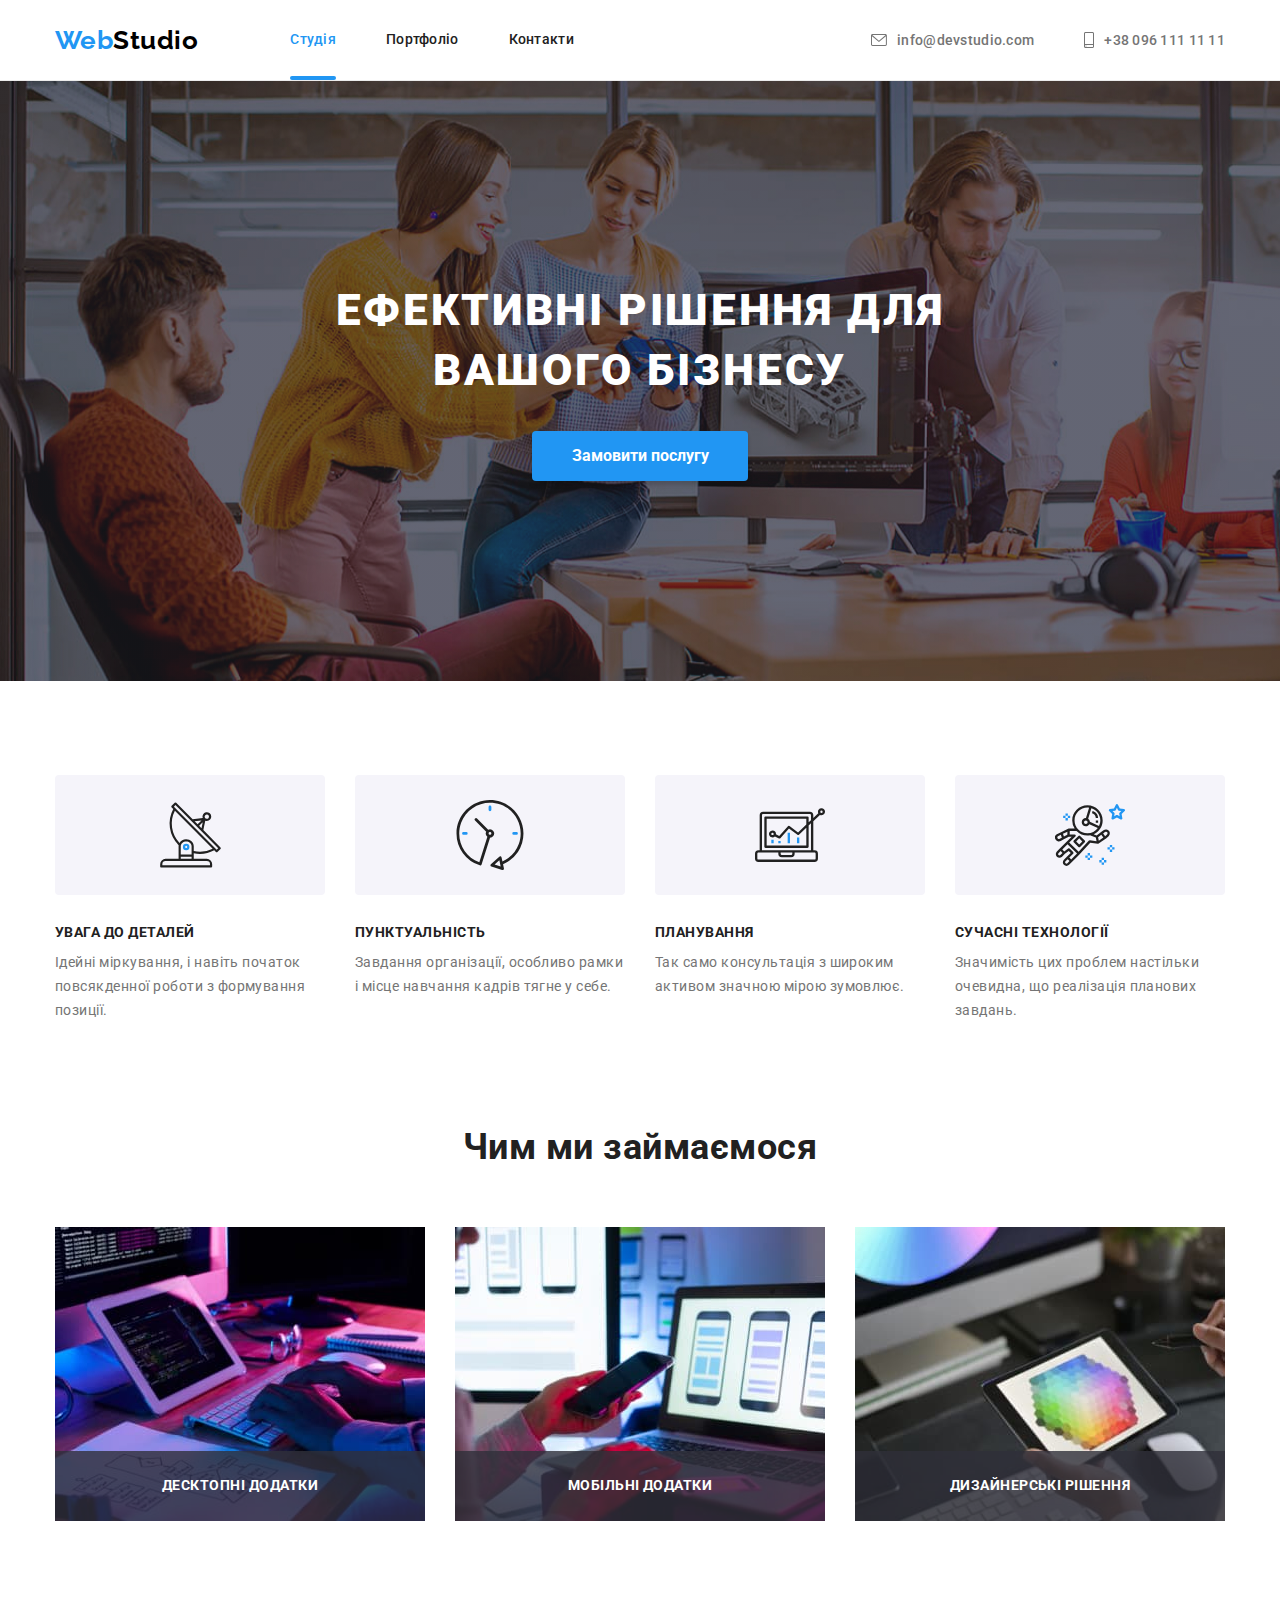
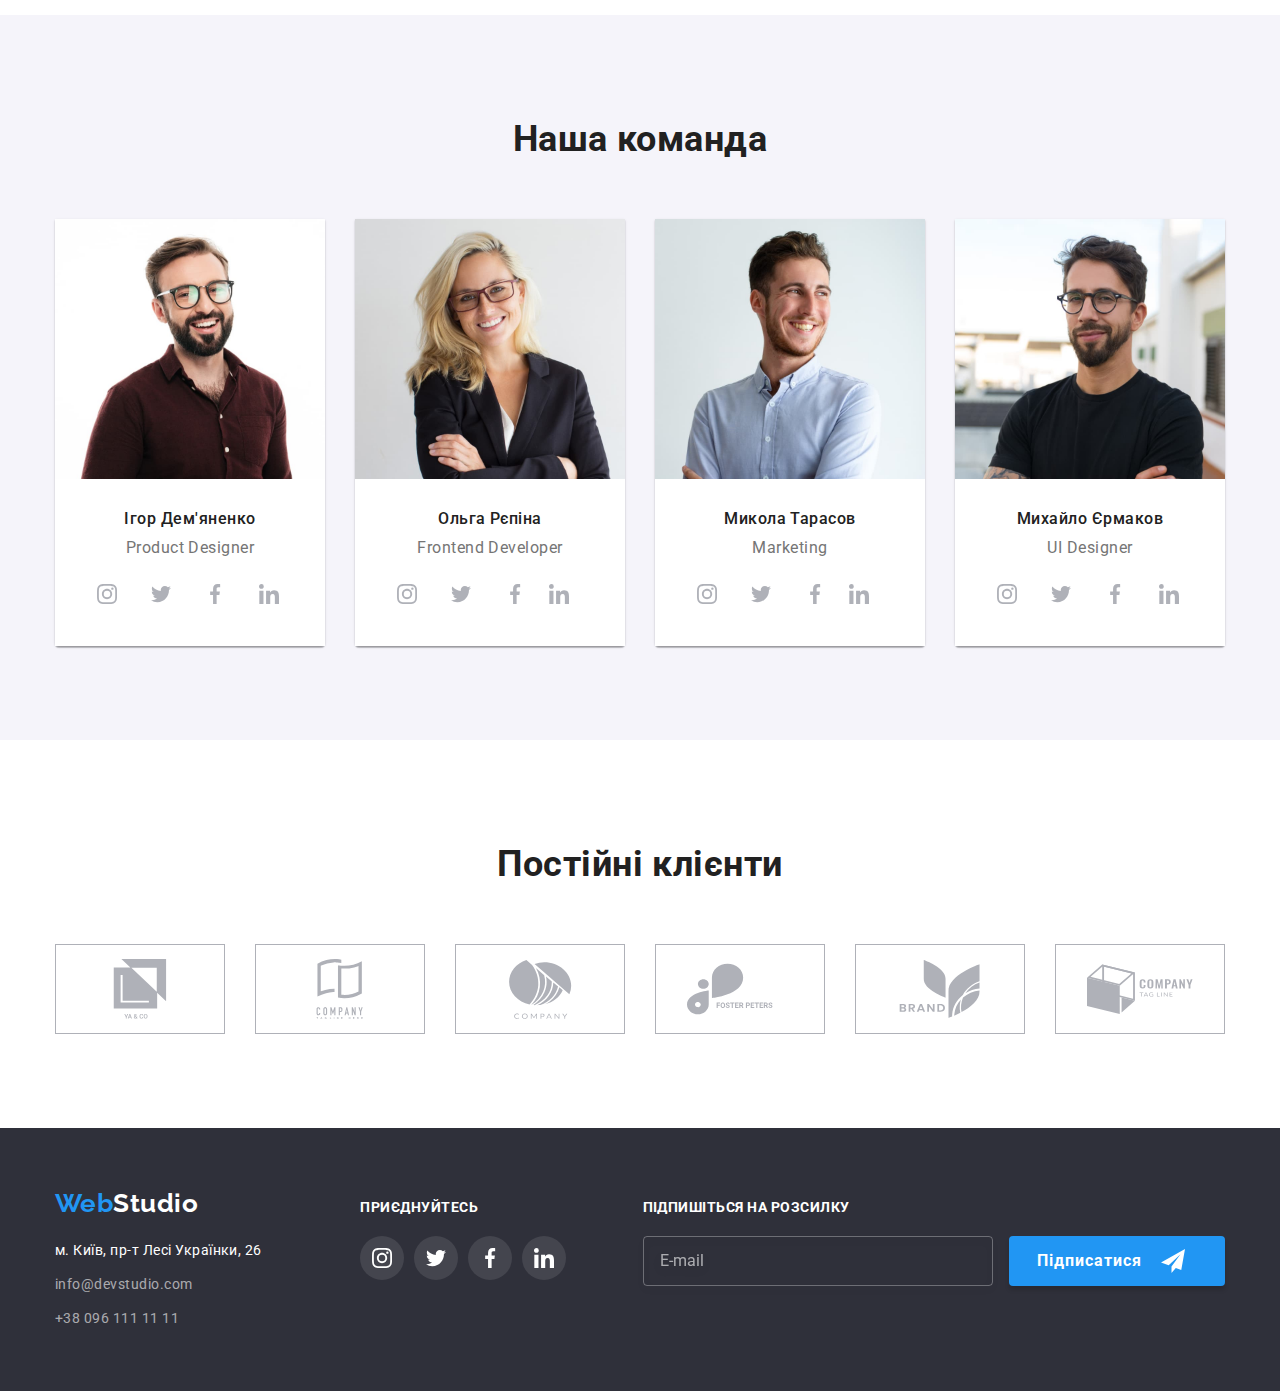
<file: index.html>
<!DOCTYPE html>
<html lang="uk">
  <head>
    <meta charset="UTF-8" />
    <meta http-equiv="X-UA-Compatible" content="IE=edge" />
    <meta name="viewport" content="width=device-width, initial-scale=1.0" />
    <link rel="preconnect" href="https://fonts.googleapis.com" />
    <link rel="preconnect" href="https://fonts.gstatic.com" crossorigin />
    <link
      href="https://fonts.googleapis.com/css2?family=Raleway:wght@700&family=Roboto:wght@400;500;700;900&display=swap"
      rel="stylesheet"
    />
    <link
      rel="stylesheet"
      href="https://cdnjs.cloudflare.com/ajax/libs/modern-normalize/1.1.0/modern-normalize.min.css"
    />
    <link
      rel="stylesheet"
      href="https://cdnjs.cloudflare.com/ajax/libs/modern-normalize/1.1.0/modern-normalize.min.css"
    />
    <link rel="stylesheet" href="./css/main.min.css" />
    <!-- <link rel="stylesheet" href="./css/styles.css" /> -->
    <title>WebStudio</title>
  </head>
  <body>
    <!-- header -->
    <header class="header">
      <div class="container header__container">
        <nav class="header__container">
          <a class="logo" href="" lang="en"
            ><span class="logo__accent">Web</span>Studio</a
          >
          <ul class="header__container">
            <li class="nav-list-item">
              <a class="nav-link current" href="">Студія</a>
            </li>
            <li class="nav-list-item">
              <a class="nav-link" href="./portfolio.html">Портфоліо</a>
            </li>
            <li class="nav-list-item">
              <a class="nav-link" href="">Контакти</a>
            </li>
          </ul>
        </nav>
        <ul class="header__container header-left">
          <li class="header-list-item">
            <a class="header-contacts" href="mailto:info@devstudio.com">
              <svg class="contacts-item" width="16" height="12">
                <use href="./imges/sprite.svg#icon-envelope"></use>
              </svg>
              info@devstudio.com
            </a>
          </li>
          <li class="header-list-item">
            <a class="header-contacts" href="tel:+380961111111">
              <svg class="contacts-item" width="10" height="16">
                <use href="./imges/sprite.svg#icon-smartphone"></use>
              </svg>
              +38 096 111 11 11</a
            >
          </li>
        </ul>
      </div>
    </header>

    <!-- main -->
    <main>
      <!-- hero -->
      <section class="hero">
        <div class="container hero__container">
          <h1 class="main-title">Ефективні рішення для вашого бізнесу</h1>
          <button class="main-btn" type="button" data-modal-open>
            Замовити послугу
          </button>
        </div>
      </section>

      <!-- peculiarities -->
      <section class="peculiarities section">
        <div class="container">
          <h2 class="visually-hidden">Особливості</h2>
          <ul class="peculiarities-list">
            <li class="peculiarities-list__item">
              <div class="peculiarities-cart">
                <svg class="" width="65" height="70">
                  <use href="./imges/sprite.svg#icon-antenna"></use>
                </svg>
              </div>

              <h3 class="title">УВАГА ДО ДЕТАЛЕЙ</h3>
              <p class="description">
                Ідейні міркування, і навіть початок повсякденної роботи з
                формування позиції.
              </p>
            </li>
            <li class="peculiarities-list__item">
              <div class="peculiarities-cart">
                <svg class="" width="70" height="70">
                  <use href="./imges/sprite.svg#icon-clock"></use>
                </svg>
              </div>

              <h3 class="title">ПУНКТУАЛЬНІСТЬ</h3>
              <p class="description">
                Завдання організації, особливо рамки і місце навчання кадрів
                тягне у себе.
              </p>
            </li>
            <li class="peculiarities-list__item">
              <div class="peculiarities-cart">
                <svg class="" width="70" height="70">
                  <use href="./imges/sprite.svg#icon-diagram"></use>
                </svg>
              </div>

              <h3 class="title">ПЛАНУВАННЯ</h3>
              <p class="description">
                Так само консультація з широким активом значною мірою зумовлює.
              </p>
            </li>
            <li class="peculiarities-list__item">
              <div class="peculiarities-cart">
                <svg class="" width="70" height="70">
                  <use href="./imges/sprite.svg#icon-astronaut"></use>
                </svg>
              </div>
              <h3 class="title">СУЧАСНІ ТЕХНОЛОГІЇ</h3>
              <p class="description">
                Значимість цих проблем настільки очевидна, що реалізація
                планових завдань.
              </p>
            </li>
          </ul>
        </div>
      </section>

      <!-- about -->
      <section class="about">
        <div class="container">
          <h2 class="studio-title">Чим ми займаємося</h2>
          <ul class="about__list">
            <li class="about-list__item">
              <img
                src="./imges/about-1.jpg"
                alt="робота за компьютером"
                width="370"
              />
              <p class="about__description">десктопні додатки</p>
            </li>
            <li class="about-list__item">
              <img
                src="./imges/about-2.jpg"
                alt="робота за ноутбуком"
                width="370"
              />
              <p class="about__description">мобільні додатки</p>
            </li>
            <li class="about-list__item">
              <img
                src="./imges/about-3.jpg"
                alt="робота на планшеті"
                width="370"
              />
              <p class="about__description">дизайнерські рішення</p>
            </li>
          </ul>
        </div>
      </section>

      <!-- team -->
      <section class="team section">
        <div class="container">
          <h2 class="studio-title">Наша команда</h2>
          <ul class="team-list">
            <li class="team-list__item">
              <img src="./imges/team-1.jpg" alt="Ігор Дем'яненко" width="270" />
              <div class="team-item-bottom">
                <h3 class="team-title">Ігор Дем'яненко</h3>
                <p class="team-description">Product Designer</p>
                <ul class="team-list__icon">
                  <li class="team-list__item-icon">
                    <a class="team-item-icon" href="">
                      <svg class="team-icon" width="20" height="20">
                        <use href="./imges/sprite.svg#icon-instagram"></use>
                      </svg>
                    </a>
                  </li>

                  <li class="team-list__item-icon">
                    <a class="team-item-icon" href="">
                      <svg class="team-icon" width="20" height="20">
                        <use href="./imges/sprite.svg#icon-twitter"></use>
                      </svg>
                    </a>
                  </li>

                  <li class="team-list__item-icon">
                    <a class="team-item-icon" href="">
                      <svg class="team-icon" width="20" height="20">
                        <use href="./imges/sprite.svg#icon-facebook"></use>
                      </svg>
                    </a>
                  </li>

                  <li class="team-list__item-icon">
                    <a class="team-item-icon" href="">
                      <svg class="team-icon" width="20" height="20">
                        <use href="./imges/sprite.svg#icon-linkedin"></use>
                      </svg>
                    </a>
                  </li>
                </ul>
              </div>
            </li>

            <li class="team-list__item">
              <img src="./imges/team-2.jpg" alt="Ольга Рєпіна" width="270" />
              <div class="team-item-bottom">
                <h3 class="team-title">Ольга Рєпіна</h3>
                <p class="team-description">Frontend Developer</p>
                <ul class="team-list__icon">
                  <li class="team-list__item-icon">
                    <a class="team-item-icon" href="">
                      <svg class="team-icon" width="20" height="20">
                        <use href="./imges/sprite.svg#icon-instagram"></use>
                      </svg>
                    </a>
                  </li>

                  <li class="team-list__item-icon">
                    <a class="team-item-icon" href="">
                      <svg class="team-icon" width="20" height="20">
                        <use href="./imges/sprite.svg#icon-twitter"></use>
                      </svg>
                    </a>
                  </li>

                  <li class="team-list-item-icon">
                    <a class="team-item-icon" href="">
                      <svg class="team-icon" width="20" height="20">
                        <use href="./imges/sprite.svg#icon-facebook"></use>
                      </svg>
                    </a>
                  </li>

                  <li class="team-list-item-icon">
                    <a class="team-item-icon" href="">
                      <svg class="team-icon" width="20" height="20">
                        <use href="./imges/sprite.svg#icon-linkedin"></use>
                      </svg>
                    </a>
                  </li>
                </ul>
              </div>
            </li>

            <li class="team-list__item">
              <img src="./imges/team-3.jpg" alt="Микола Тарасов" width="270" />
              <div class="team-item-bottom">
                <h3 class="team-title">Микола Тарасов</h3>
                <p class="team-description">Marketing</p>
                <ul class="team-list__icon">
                  <li class="team-list__item-icon">
                    <a class="team-item-icon" href="">
                      <svg class="team-icon" width="20" height="20">
                        <use href="./imges/sprite.svg#icon-instagram"></use>
                      </svg>
                    </a>
                  </li>

                  <li class="team-list__item-icon">
                    <a class="team-item-icon" href="">
                      <svg class="team-icon" width="20" height="20">
                        <use href="./imges/sprite.svg#icon-twitter"></use>
                      </svg>
                    </a>
                  </li>

                  <li class="team-list-item-icon">
                    <a class="team-item-icon" href="">
                      <svg class="team-icon" width="20" height="20">
                        <use href="./imges/sprite.svg#icon-facebook"></use>
                      </svg>
                    </a>
                  </li>

                  <li class="team-list-item-icon">
                    <a class="team-item-icon" href="">
                      <svg class="team-icon" width="20" height="20">
                        <use href="./imges/sprite.svg#icon-linkedin"></use>
                      </svg>
                    </a>
                  </li>
                </ul>
              </div>
            </li>

            <li class="team-list__item">
              <img src="./imges/team-4.jpg" alt="Михайло Єрмаков" width="270" />
              <div class="team-item-bottom">
                <h3 class="team-title">Михайло Єрмаков</h3>
                <p class="team-description">UI Designer</p>
                <ul class="team-list__icon">
                  <li class="team-list__item-icon">
                    <a class="team-item-icon" href="">
                      <svg class="team-icon" width="20" height="20">
                        <use href="./imges/sprite.svg#icon-instagram"></use>
                      </svg>
                    </a>
                  </li>

                  <li class="team-list__item-icon">
                    <a class="team-item-icon" href="">
                      <svg class="team-icon" width="20" height="20">
                        <use href="./imges/sprite.svg#icon-twitter"></use>
                      </svg>
                    </a>
                  </li>

                  <li class="team-list__item-icon">
                    <a class="team-item-icon" href="">
                      <svg class="team-icon" width="20" height="20">
                        <use href="./imges/sprite.svg#icon-facebook"></use>
                      </svg>
                    </a>
                  </li>

                  <li class="team-list__item-icon">
                    <a class="team-item-icon" href="">
                      <svg class="team-icon" width="20" height="20">
                        <use href="./imges/sprite.svg#icon-linkedin"></use>
                      </svg>
                    </a>
                  </li>
                </ul>
              </div>
            </li>
          </ul>
        </div>
      </section>

      <!-- clients -->
      <section class="clients section">
        <div class="container">
          <h2 class="studio-title">Постійні клієнти</h2>
          <ul class="clients-list">
            <li class="clients-list__item">
              <a class="clients-item-icon" href="">
                <svg class="icon" width="106" height="60">
                  <use href="./imges/sprite.svg#icon-group-1"></use>
                </svg>
              </a>
            </li>

            <li class="clients-list__item">
              <a class="clients-item-icon" href="">
                <svg class="icon" width="106" height="60">
                  <use href="./imges/sprite.svg#icon-group-2"></use>
                </svg>
              </a>
            </li>
            <li class="clients-list__item">
              <a class="clients-item-icon" href="">
                <svg class="icon" width="106" height="60">
                  <use href="./imges/sprite.svg#icon-group-3"></use>
                </svg>
              </a>
            </li>
            <li class="clients-list__item">
              <a class="clients-item-icon" href="">
                <svg class="icon" width="106" height="60">
                  <use href="./imges/sprite.svg#icon-group-4"></use>
                </svg>
              </a>
            </li>
            <li class="clients-list__item">
              <a class="clients-item-icon" href="">
                <svg class="icon" width="106" height="60">
                  <use href="./imges/sprite.svg#icon-group-5"></use>
                </svg>
              </a>
            </li>
            <li class="clients-list__item">
              <a class="clients-item-icon" href="">
                <svg class="icon" width="106" height="60">
                  <use href="./imges/sprite.svg#icon-group-6"></use>
                </svg>
              </a>
            </li>
          </ul>
        </div>
      </section>
    </main>

    <!-- footer -->
    <footer class="footer">
      <div class="container footer-container">
        <div class="footer-left">
          <a class="logo" href="" lang="en"
            ><span class="logo__accent">Web</span
            ><span class="logo-footer">Studio</span></a
          >
          <address class="footer-address">
            <ul>
              <li class="footer-item">
                <a
                  class="address adress-link"
                  href="https://goo.gl/maps/NStDRxaKjLtgSqXTA"
                  target="_blank"
                  rel="noopener noreferrer"
                  >м. Київ, пр-т Лесі Українки, 26</a
                >
              </li>
              <li class="footer-item">
                <a class="address" href="mailto:info@devstudio.com"
                  >info@devstudio.com</a
                >
              </li>
              <li class="footer-item">
                <a class="address" href="tel:+380961111111"
                  >+38 096 111 11 11</a
                >
              </li>
            </ul>
          </address>
        </div>

        <div class="footer-right">
          <h2 class="footer-title">приєднуйтесь</h2>
          <ul class="footer-right__list">
            <li class="footer-right__list-item">
              <a class="footer-item-icon" href="">
                <svg width="20" height="20">
                  <use href="./imges/sprite.svg#icon-instagram"></use>
                </svg>
              </a>
            </li>

            <li class="footer-right__list-item">
              <a class="footer-item-icon" href="">
                <svg width="20" height="20">
                  <use href="./imges/sprite.svg#icon-twitter"></use>
                </svg>
              </a>
            </li>

            <li class="footer-right__list-item">
              <a class="footer-item-icon" href="">
                <svg width="20" height="20">
                  <use href="./imges/sprite.svg#icon-facebook"></use>
                </svg>
              </a>
            </li>

            <li class="footer-right__list-item">
              <a class="footer-item-icon" href="">
                <svg width="20" height="20">
                  <use href="./imges/sprite.svg#icon-linkedin"></use>
                </svg>
              </a>
            </li>
          </ul>
        </div>
        <form class="form">
          <p class="footer-title form-label">Підпишіться на розсилку</p>
          <label>
            <input
              class="form__input"
              type="text"
              name="email"
              placeholder="E-mail"
            />
          </label>
          <button class="main-btn form-btn" type="submit">Підписатися</button>
        </form>
      </div>
    </footer>

    <div class="backdrop is-hidden" data-modal>
      <div class="modal">
        <button type="button" class="modal-btn" data-modal-close>
          <svg class="modal-item" width="18" height="18">
            <use href="./imges/sprite.svg#icon-close-black"></use>
          </svg>
        </button>
   <!-- form -->
        <form class="backdrop-form">
          <p class="backdrop-form__title">
            Залиште свої дані, ми вам передзвонимо
          </p>

          <div class="form-field">
            <label class="backdrop-label"
              >Ім'я
              <span class="form-input-wraper">
                <input class="backdrop-input" type="text" name="user-name" />
                <svg class="form-icon" width="18" height="18">
                  <use href="./imges/sprite.svg#icon-person-black"></use>
                </svg>
              </span>
            </label>
          </div>

          <div class="form-field">
            <label class="backdrop-label"
              >Телефон
              <span class="form-input-wraper">
                <input class="backdrop-input" type="tel" name="user-tel" />
                <svg class="form-icon" width="18" height="18">
                  <use href="./imges/sprite.svg#icon-phone-black"></use>
                </svg>
              </span>
            </label>
          </div>

          <div class="form-field">
            <label class="backdrop-label"
              >Пошта
              <span class="form-input-wraper">
                <input class="backdrop-input" type="email" name="user-email" />
                <svg class="form-icon" width="18" height="18">
                  <use href="./imges/sprite.svg#icon-email-black"></use>
                </svg>
              </span>
            </label>
          </div>

          <div class="form-field field-textarea">
            <label class="backdrop-label"
              >Коментар
              <textarea
                class="backdrop-textarea"
                name="messsage"
                placeholder="Введіть текст"
              ></textarea>
            </label>
          </div>

          <div class="form-field-wraper">
            <input
              class="checkbox-input visually-hidden"
              type="checkbox"
              name="accept-policy"
              id="accept-policy"
            />
            <label class="checkbox-label" for="accept-policy">
              Погоджуюся з розсилкою та приймаю &thinsp;
              <a href="" class="checkbox-link"> Умови договору</a>
            </label>
          </div>
          <button class="modal-submit" type="submit">Відправити</button>
        </form>
      </div>
    </div>
    <script src="./js/modal.js"></script>
  </body>
</html>
</file>
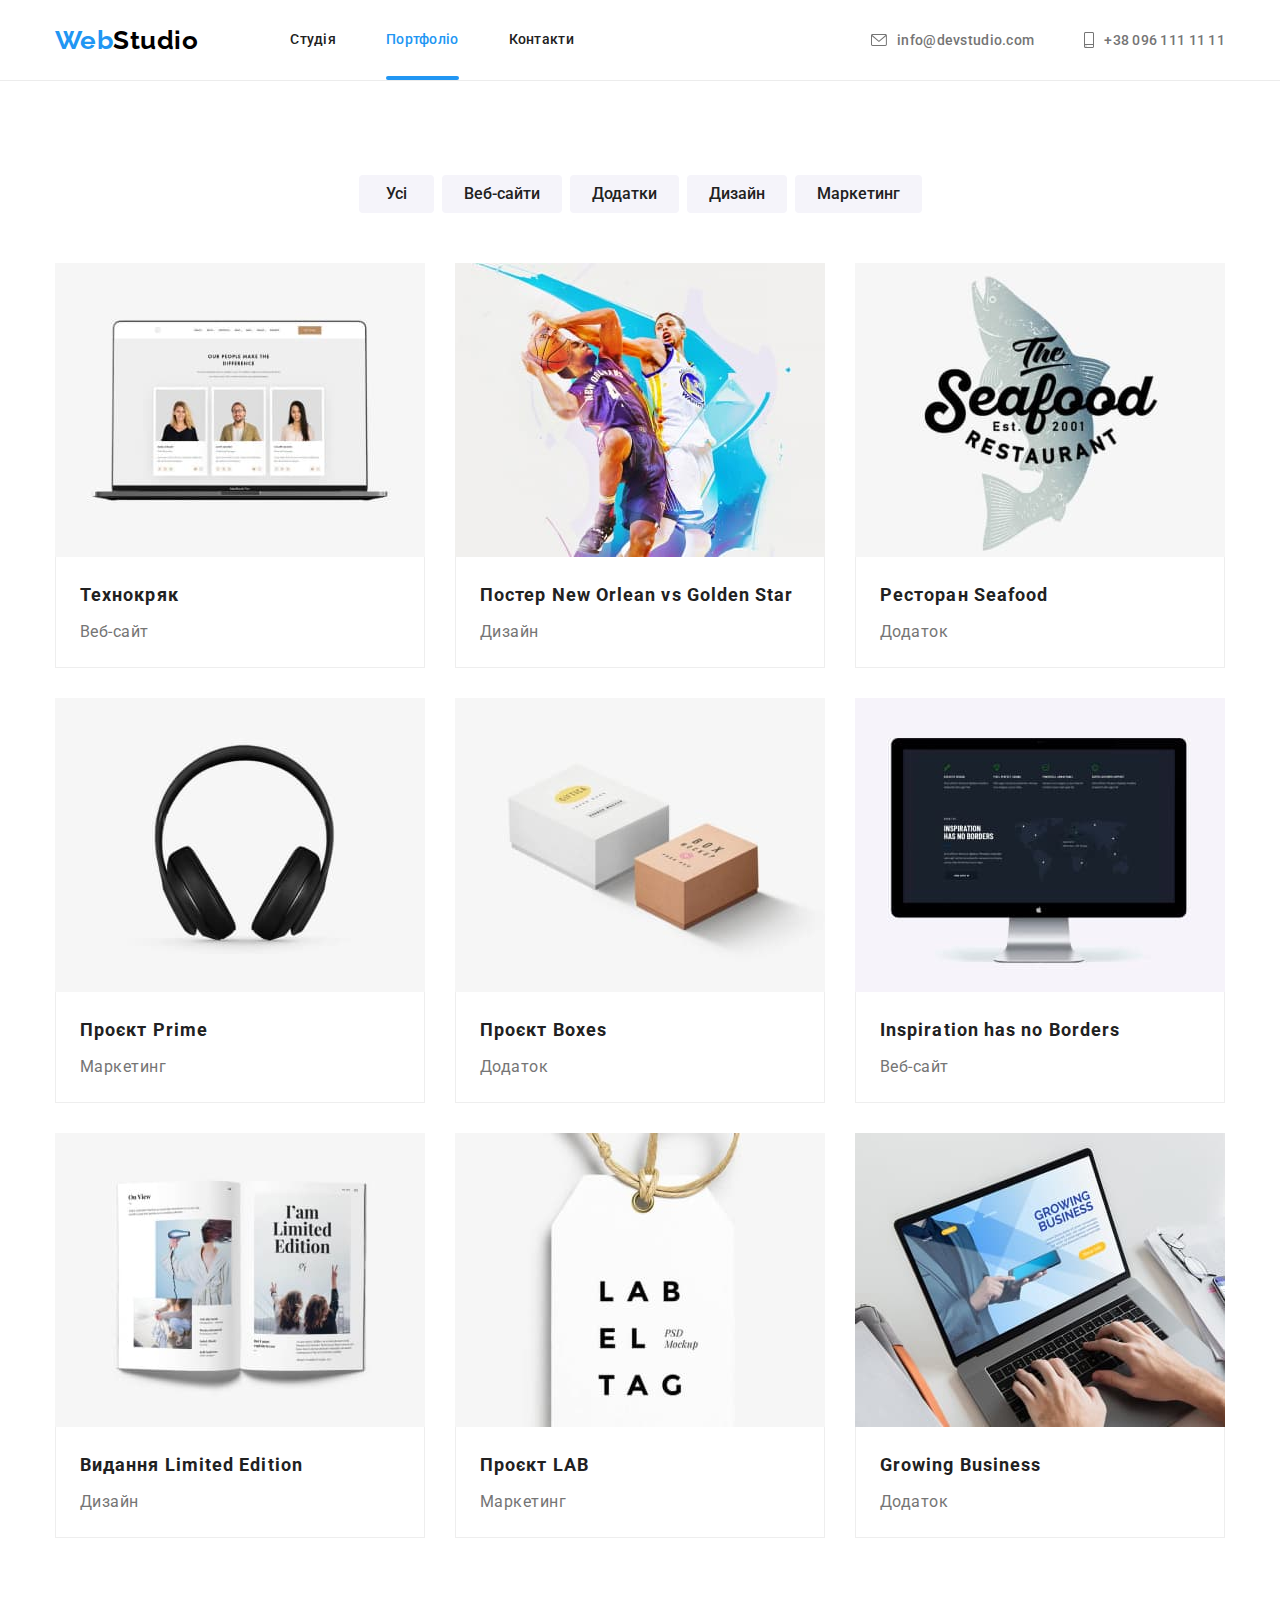
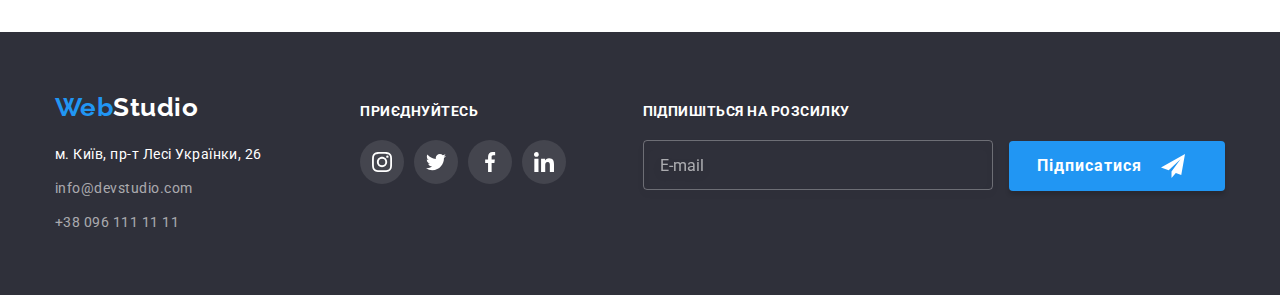
<file: portfolio.html>
<!DOCTYPE html>
<html lang="uk">
  <head>
    <meta charset="UTF-8" />
    <meta http-equiv="X-UA-Compatible" content="IE=edge" />
    <meta name="viewport" content="width=device-width, initial-scale=1.0" />
    <link rel="preconnect" href="https://fonts.gstatic.com" crossorigin />
    <link
      href="https://fonts.googleapis.com/css2?family=Raleway:wght@700&family=Roboto:wght@400;500;700;900&display=swap"
      rel="stylesheet"
    />
    <link
      rel="stylesheet"
      href="https://cdnjs.cloudflare.com/ajax/libs/modern-normalize/1.1.0/modern-normalize.min.css"
    />
    <link
      rel="stylesheet"
      href="https://cdnjs.cloudflare.com/ajax/libs/modern-normalize/1.1.0/modern-normalize.min.css"
    />
    <link rel="stylesheet" href="./css/main.min.css" />
    <!-- <link rel="stylesheet" href="./css/styles.css" /> -->
    <title>Portfolio</title>
  </head>
  <body>
    <!-- header -->
    <header class="header">
      <div class="container header__container">
        <nav class="header__container">
          <a class="logo" href="" lang="en"
            ><span class="logo__accent">Web</span>Studio</a
          >
          <ul class="header__container">
            <li class="nav-list-item">
              <a class="nav-link" href="./index.html">Студія</a>
            </li>
            <li class="nav-list-item">
              <a class="nav-link current" href="">Портфоліо</a>
            </li>
            <li class="nav-list-item">
              <a class="nav-link" href="">Контакти</a>
            </li>
          </ul>
        </nav>
        <ul class="header__container header-left">
          <li class="header-list-item">
            <a class="header-contacts" href="mailto:info@devstudio.com">
              <svg class="contacts-item" width="16" height="12">
                <use href="./imges/sprite.svg#icon-envelope"></use>
              </svg>
              info@devstudio.com
            </a>
          </li>
          <li class="header-list-item">
            <a class="header-contacts" href="tel:+380961111111">
              <svg class="contacts-item" width="10" height="16">
                <use href="./imges/sprite.svg#icon-smartphone"></use>
              </svg>
              +38 096 111 11 11</a
            >
          </li>
        </ul>
      </div>
    </header>

    <!-- main -->
    <main>
      <section class="portfolio-main section">
        <div class="container">
          <h1 class="visually-hidden">Portfolio</h1>
          <ul class="main-btn-list">
            <li class="main-btn-list__item">
              <button class="portfolio-btn" type="button">Усі</button>
            </li>
            <li class="main-btn-list__item">
              <button class="portfolio-btn" type="button">Веб-сайти</button>
            </li>
            <li class="main-btn-list__item">
              <button class="portfolio-btn" type="button">Додатки</button>
            </li>
            <li class="main-btn-list__item">
              <button class="portfolio-btn" type="button">Дизайн</button>
            </li>
            <li class="main-btn-list__item">
              <button class="portfolio-btn" type="button">Маркетинг</button>
            </li>
          </ul>

          <ul class="main-list">
            <li class="main-list__item">
              <a class="main-list__link" href="">
                <div class="portfilio-list-item">
                  <img src="./imges/veb-site.jpg" alt="veb-site" width="370" />
                  <p class="portfilio-item-description">
                    Ресурс пропонує комплексні пропозиції з різним рівнем
                    функціоналу та сервісів. Все це дозволить відвідувачу
                    отримати вичерпні відомості про компанію чи приватну особу.
                  </p>
                </div>
                <div class="main-item-bottom">
                  <h2 class="main-item-bottom__title">Технокряк</h2>
                  <p class="main-item-bottom__work">Веб-сайт</p>
                </div>
              </a>
            </li>
            <li class="main-list__item">
              <a class="main-list__link" href="">
                <div class="portfilio-list-item">
                  <img
                    src="./imges/comands.jpg"
                    alt="basket-bools comands"
                    width="370"
                  />
                  <p class="portfilio-item-description">
                    Ресурс пропонує комплексні пропозиції з різним рівнем
                    функціоналу та сервісів. Все це дозволить відвідувачу
                    отримати вичерпні відомості про компанію чи приватну особу.
                  </p>
                </div>
                <div class="main-item-bottom">
                  <h2 class="main-item-bottom__title">
                    Постер New Orlean vs Golden Star
                  </h2>
                  <p class="main-item-bottom__work">Дизайн</p>
                </div>
              </a>
            </li>
            <li class="main-list__item">
              <a class="main-list__link" href="">
                <div class="portfilio-list-item">
                  <img
                    src="./imges/seafood.jpg"
                    alt="restoran seafood"
                    width="370"
                  />

                  <p class="portfilio-item-description">
                    Ресурс пропонує комплексні пропозиції з різним рівнем
                    функціоналу та сервісів. Все це дозволить відвідувачу
                    отримати вичерпні відомості про компанію чи приватну особу.
                  </p>
                </div>
                <div class="main-item-bottom">
                  <h2 class="main-item-bottom__title">Ресторан Seafood</h2>
                  <p class="main-item-bottom__work">Додаток</p>
                </div>
              </a>
            </li>
            <li class="main-list__item">
              <a class="main-list__link" href="">
                <div class="portfilio-list-item">
                  <img src="./imges/prime.jpg" alt="prime" width="370" />

                  <p class="portfilio-item-description">
                    Ресурс пропонує комплексні пропозиції з різним рівнем
                    функціоналу та сервісів. Все це дозволить відвідувачу
                    отримати вичерпні відомості про компанію чи приватну особу.
                  </p>
                </div>
                <div class="main-item-bottom">
                  <h2 class="main-item-bottom__title">Проєкт Prime</h2>
                  <p class="main-item-bottom__work">Маркетинг</p>
                </div>
              </a>
            </li>
            <li class="main-list__item">
              <a class="main-list__link" href="">
                <div class="portfilio-list-item">
                  <img src="./imges/boxes.jpg" alt="boxes" width="370" />

                  <p class="portfilio-item-description">
                    Ресурс пропонує комплексні пропозиції з різним рівнем
                    функціоналу та сервісів. Все це дозволить відвідувачу
                    отримати вичерпні відомості про компанію чи приватну особу.
                  </p>
                </div>
                <div class="main-item-bottom">
                  <h2 class="main-item-bottom__title">Проєкт Boxes</h2>
                  <p class="main-item-bottom__work">Додаток</p>
                </div>
              </a>
            </li>
            <li class="main-list__item">
              <a class="main-list__link" href="">
                <div class="portfilio-list-item">
                  <img src="./imges/comp.jpg" alt="computer" width="370" />
                  <p class="portfilio-item-description">
                    Ресурс пропонує комплексні пропозиції з різним рівнем
                    функціоналу та сервісів. Все це дозволить відвідувачу
                    отримати вичерпні відомості про компанію чи приватну особу.
                  </p>
                </div>
                <div class="main-item-bottom">
                  <h2 class="main-item-bottom__title" lang="en">
                    Inspiration has no Borders
                  </h2>
                  <p class="main-item-bottom__work">Веб-сайт</p>
                </div>
              </a>
            </li>
            <li class="main-list__item">
              <a class="main-list__link" href="">
                <div class="portfilio-list-item">
                  <img src="./imges/edition.jpg" alt="book" width="370" />

                  <p class="portfilio-item-description">
                    Ресурс пропонує комплексні пропозиції з різним рівнем
                    функціоналу та сервісів. Все це дозволить відвідувачу
                    отримати вичерпні відомості про компанію чи приватну особу.
                  </p>
                </div>
                <div class="main-item-bottom">
                  <h2 class="main-item-bottom__title">Видання Limited Edition</h2>
                  <p class="main-item-bottom__work">Дизайн</p>
                </div>
              </a>
            </li>
            <li class="main-list__item">
              <a class="main-list__link" href="">
                <div class="portfilio-list-item">
                  <img src="./imges/lab.jpg" alt="laboratory" width="370" />
                  <p class="portfilio-item-description">
                    Ресурс пропонує комплексні пропозиції з різним рівнем
                    функціоналу та сервісів. Все це дозволить відвідувачу
                    отримати вичерпні відомості про компанію чи приватну особу.
                  </p>
                </div>
                <div class="main-item-bottom">
                  <h2 class="main-item-bottom__title">Проєкт LAB</h2>
                  <p class="main-item-bottom__work">Маркетинг</p>
                </div>
              </a>
            </li>
            <li class="main-list__item">
              <a class="main-list__link" href="">
                <div class="portfilio-list-item">
                  <img
                    src="./imges/business.jpg"
                    alt="business-site"
                    width="370"
                  />
                  <p class="portfilio-item-description">
                    Ресурс пропонує комплексні пропозиції з різним рівнем
                    функціоналу та сервісів. Все це дозволить відвідувачу
                    отримати вичерпні відомості про компанію чи приватну особу.
                  </p>
                </div>
                <div class="main-item-bottom">
                  <h2 class="main-item-bottom__title" lang="en">Growing Business</h2>
                  <p class="main-item-bottom__work">Додаток</p>
                </div>
              </a>
            </li>
          </ul>
        </div>
      </section>
    </main>

    <!-- footer -->
    <footer class="footer">
      <div class="container footer-container">
        <div class="footer-left">
          <a class="logo" href="" lang="en"
            ><span class="logo__accent">Web</span
            ><span class="logo-footer">Studio</span></a
          >
          <address class="footer-address">
            <ul>
              <li class="footer-item">
                <a
                  class="address adress-link"
                  href="https://goo.gl/maps/NStDRxaKjLtgSqXTA"
                  target="_blank"
                  rel="noopener noreferrer"
                  >м. Київ, пр-т Лесі Українки, 26</a
                >
              </li>
              <li class="footer-item">
                <a class="address" href="mailto:info@devstudio.com"
                  >info@devstudio.com</a
                >
              </li>
              <li class="footer-item">
                <a class="address" href="tel:+380961111111"
                  >+38 096 111 11 11</a
                >
              </li>
            </ul>
          </address>
        </div>

        <div class="footer-right">
          <h2 class="footer-title">приєднуйтесь</h2>
          <ul class="footer-right__list">
            <li class="footer-right__list-item">
              <a class="footer-item-icon" href="">
                <svg width="20" height="20">
                  <use href="./imges/sprite.svg#icon-instagram"></use>
                </svg>
              </a>
            </li>

            <li class="footer-right__list-item">
              <a class="footer-item-icon" href="">
                <svg width="20" height="20">
                  <use href="./imges/sprite.svg#icon-twitter"></use>
                </svg>
              </a>
            </li>

            <li class="footer-right__list-item">
              <a class="footer-item-icon" href="">
                <svg width="20" height="20">
                  <use href="./imges/sprite.svg#icon-facebook"></use>
                </svg>
              </a>
            </li>

            <li class="footer-right__list-item">
              <a class="footer-item-icon" href="">
                <svg width="20" height="20">
                  <use href="./imges/sprite.svg#icon-linkedin"></use>
                </svg>
              </a>
            </li>
          </ul>
        </div>
        <form class="form">
          <p class="footer-title form-label">Підпишіться на розсилку</p>
          <label>
            <input
              class="form__input"
              type="text"
              name="email"
              placeholder="E-mail"
            />
          </label>
          <button class="main-btn form-btn" type="submit">Підписатися</button>
        </form>
      </div>
    </footer>
  </body>
</html>
</file>
<file: css/main.min.css>
:root{--primary-font-family: "Roboto", sans-serif;--secondary-font-family: "Raleway", sans-serif;--primary-text-color: #212121;--secondary-text-color: #757575;--accent-text-color: #ffffff;--accent-color: #2196f3;--primary-background: #f5f5f5;--secondary-background: #f5f4fa;--accent-background: #2f303a;--columns-gap: 30px}.visually-hidden{position:absolute;width:1px;height:1px;margin:-1px;border:0;padding:0;white-space:nowrap;clip-path:inset(100%);clip:rect(0 0 0 0);overflow:hidden}body{font-family:var(--primary-font-family);letter-spacing:.03em;color:var(--primary-text-color)}ul{padding-left:0;margin:0;list-style:none}a{text-decoration:none}h1,h2,h3,h4,h5,h6,p{margin-top:0;margin-bottom:0}img{display:block}.container{width:1200px;margin:0 auto;padding-left:15px;padding-right:15px}.section{padding-top:94px;padding-bottom:94px}.studio-title{text-align:center;margin-bottom:50px;font-weight:700;font-size:36px;line-height:1.67}.logo{margin-right:92px;font-family:var(--secondary-font-family);font-weight:700;font-size:26px;line-height:1.19;color:#000}.logo__accent{color:var(--accent-color)}.logo-footer{color:var(--accent-text-color)}.header{border-bottom:1px solid #ececec}.header__container{display:flex;align-items:center}.nav-list-item{position:relative}.nav-list-item:not(:last-child){margin-right:50px}.nav-link{display:block;padding-top:32px;padding-bottom:32px;font-weight:500;font-size:14px;line-height:1.14;letter-spacing:.02em;color:var(--primary-text-color);transition:color 250ms cubic-bezier(0.4, 0, 0.2, 1)}.nav-link:hover,.nav-link:focus{color:var(--accent-color)}.current{color:var(--accent-color)}.current::after{content:"";position:absolute;left:0;bottom:0;display:inline-block;width:100%;height:4px;background-color:var(--accent-color);border-radius:2px}.header-left{margin-left:auto}.header-list-item:not(:last-child){margin-right:50px}.header-contacts{display:inline-flex;align-items:center;padding-top:32px;padding-bottom:32px;font-weight:500;font-size:14px;line-height:16px;letter-spacing:.02em;color:var(--secondary-text-color);transition:color 250ms cubic-bezier(0.4, 0, 0.2, 1)}.header-contacts:hover,.header-contacts:focus{color:var(--accent-color);fill:var(--accent-color)}.contacts-item{margin-right:10px;fill:#757575;transition:fill 250ms cubic-bezier(0.4, 0, 0.2, 1)}.header-contacts:hover .contacts-item,.header-contacts:focus .contacts-item{color:var(--accent-color);fill:var(--accent-color)}.hero{max-width:1600px;margin:auto;padding-top:200px;padding-bottom:200px;background-image:linear-gradient(rgba(47, 48, 58, 0.4), rgba(47, 48, 58, 0.4)),url(../imges/hero.jpg);background-size:cover;background-color:var(--accent-background)}.hero__container{text-align:center}.main-title{width:700px;margin:0 auto;margin-bottom:30px;font-weight:900;font-size:44px;line-height:1.36;letter-spacing:.06em;text-transform:uppercase;color:var(--accent-text-color)}.main-btn{min-width:216px;padding:10px 16px;border:rgba(0,0,0,0);box-shadow:0px 4px 4px rgba(0,0,0,.15);border-radius:4px;font-family:inherit;font-weight:700;font-size:16px;line-height:1.88;cursor:pointer;color:var(--accent-text-color);background-color:var(--accent-color)}.main-btn:active,.main-btn:focus{position:relative;top:1px;left:1px}.peculiarities-list{display:flex;flex-wrap:wrap;margin-left:calc(-1*var(--columns-gap));margin-top:calc(-1*var(--columns-gap))}.peculiarities-list__item{flex-basis:calc((100% - 120px)/4);margin-left:var(--columns-gap);margin-top:var(--columns-gap)}.peculiarities-cart{display:flex;justify-content:center;align-items:center;height:120px;margin-bottom:30px;background:#f5f4fa;border-radius:4px}.title{margin-bottom:10px;font-size:14px;line-height:1.14;text-transform:uppercase}.description{font-size:14px;line-height:1.71;color:var(--secondary-text-color)}.about{padding-bottom:94px}.about__list{display:flex;flex-wrap:wrap;margin-left:calc(-1*var(--columns-gap));margin-top:calc(-1*var(--columns-gap))}.about-list__item{position:relative;flex-basis:calc((100% - 90px)/3);margin-left:var(--columns-gap);margin-top:var(--columns-gap)}.about__description{position:absolute;left:0;bottom:0;display:flex;align-items:center;justify-content:center;height:70px;width:100%;font-weight:700;font-size:14px;line-height:1.14;text-transform:uppercase;background:rgba(47,48,58,.8);color:#fff}.team{background-color:var(--secondary-background)}.team-list{display:flex;flex-wrap:wrap;margin-left:calc(-1*var(--columns-gap));margin-top:calc(-1*var(--columns-gap))}.team-list__item{flex-basis:calc((100% - 120px)/4);margin-left:var(--columns-gap);margin-top:var(--columns-gap);box-shadow:0px 1px 3px rgba(0,0,0,.12),0px 1px 1px rgba(0,0,0,.14),0px 2px 1px rgba(0,0,0,.2);border-radius:0px 0px 4px 4px}.team-item-bottom{text-align:center;padding:30px;background-color:#fff}.team-title{margin-bottom:10px;font-weight:500;font-size:16px;line-height:1.19}.team-description{margin-bottom:15px;font-size:16px;line-height:1.19;color:var(--secondary-text-color)}.team-list__icon{display:flex}.team-list__item-icon:not(:last-child){margin-right:10px}.team-item-icon{display:flex;align-items:center;justify-content:center;width:44px;height:44px;background-color:rgba(0,0,0,0);border-radius:50%;transition:background-color 250ms cubic-bezier(0.4, 0, 0.2, 1)}.team-item-icon:hover,.team-item-icon:focus{background-color:var(--accent-color);cursor:pointer}.team-icon{fill:#afb1b8;transition:fill 250ms cubic-bezier(0.4, 0, 0.2, 1)}.team-item-icon:hover .team-icon,.team-item-icon:focus .team-icon{fill:#fff}.clients-list{display:flex;flex-wrap:wrap;margin-top:calc(-1*var(--columns-gap));margin-left:calc(-1*var(--columns-gap))}.clients-list__item{flex-basis:calc((100% - 180px)/6);margin-top:var(--columns-gap);margin-left:var(--columns-gap);height:90px;width:170px;border-radius:4px}.clients-item-icon{display:flex;justify-content:center;align-items:center;border:1px solid #afb1b8;height:100%;width:100%;fill:#afb1b8;transition:border 250ms cubic-bezier(0.4, 0, 0.2, 1),fill 250ms cubic-bezier(0.4, 0, 0.2, 1)}.clients-item-icon:hover,.clients-item-icon:focus{border:1px solid var(--accent-color);fill:var(--accent-color);cursor:pointer}.footer{padding:60px 0;background-color:var(--accent-background)}.footer-container{display:flex;align-items:baseline}.footer-left{margin-right:70px}.footer-address{margin-top:20px}.footer-item:not(:last-child){margin-bottom:10px}.address{font-style:normal;font-size:14px;line-height:1.71;color:rgba(255,255,255,.6);transition:color 250ms cubic-bezier(0.4, 0, 0.2, 1)}.address:hover,.address:focus{color:var(--accent-color)}.adress-link{color:var(--accent-text-color)}.footer-right{margin-right:auto}.footer-title{margin-bottom:20px;font-weight:700;font-size:14px;line-height:1.14;text-transform:uppercase;color:var(--accent-text-color)}.footer-right__list{display:flex}.footer-right__list-item:not(:last-child){margin-right:10px}.footer-item-icon{display:flex;align-items:center;justify-content:center;width:44px;height:44px;fill:#fff;background-color:rgba(255,255,255,.1);border-radius:50%;transition:background-color 250ms cubic-bezier(0.4, 0, 0.2, 1)}.footer-item-icon:hover,.footer-item-icon:focus{background-color:var(--accent-color)}.form-label{margin-bottom:0}.form__input{margin-top:20px;height:50px;width:350px;background-color:rgba(0,0,0,0);color:#fff;border:1px solid rgba(255,255,255,.3);filter:drop-shadow(0px 4px 4px rgba(0, 0, 0, 0.15));border-radius:4px;padding-left:16px}.form__input::placeholder{font-size:16px;line-height:1.25;color:rgba(255,255,255,.6)}.form-btn{position:relative;display:inline-flex;justify-content:flex-start;letter-spacing:.06em;padding:10px 28px;margin-left:12px}.form-btn::after{position:absolute;top:50%;right:28px;transform:translate(-50%, -50%);content:"";display:inline-block;width:24px;height:24px;background-image:url(../imges/icon-send.svg)}.backdrop{position:fixed;top:0;left:0;width:100%;height:100%;background-color:rgba(0,0,0,.2);opacity:1;transition:opacity 250ms cubic-bezier(0.4, 0, 0.2, 1),visibility 250ms cubic-bezier(0.4, 0, 0.2, 1)}.modal{position:absolute;top:50%;left:50%;transform:translate(-50%, -50%) scale(1);width:530px;height:580px;background-color:#fff;box-shadow:0px 1px 3px rgba(0,0,0,.12),0px 1px 1px rgba(0,0,0,.14),0px 2px 1px rgba(0,0,0,.2);border-radius:4px;transition:transform 250ms cubic-bezier(0.4, 0, 0.2, 1)}.backdrop.is-hidden .modal{transform:translate(-50%, -50%) scale(0.9)}.backdrop.is-hidden{visibility:hidden;opacity:0;pointer-events:none}.modal-btn{position:absolute;right:0;top:0;display:flex;align-items:center;justify-content:center;min-width:30px;min-height:30px;background-color:rgba(0,0,0,0);border:1px solid rgba(0,0,0,.1);border-radius:50%;cursor:pointer;margin-top:8px;margin-right:8px}.modal-btn:active{transform:scale(0.9);transition:transform 250ms cubic-bezier(0.4, 0, 0.2, 1)}.modal-item{transition:fill 250ms cubic-bezier(0.4, 0, 0.2, 1)}.modal-btn:hover .modal-item,.modal-btn:focus .modal-item{fill:var(--accent-color)}.backdrop-form{padding:40px}.backdrop-form__title{font-weight:700;font-size:20px;line-height:1.15;text-align:center;color:var(--primary-text-color);margin-bottom:10px}.form-field{margin-bottom:10px}.form-field:last-child{margin-bottom:0}.backdrop-label{font-size:12px;line-height:1.16;letter-spacing:.01em;color:var(--secondary-text-color)}.form-input-wraper{position:relative}.backdrop-input{width:100%;height:40px;border:1px solid rgba(33,33,33,.2);border-radius:4px;padding-left:42px;margin-top:4px;cursor:pointer;transition:border 250ms cubic-bezier(0.4, 0, 0.2, 1)}.backdrop-input:focus{outline:none;border:1px solid var(--accent-color)}.form-icon{position:absolute;top:50%;left:12px;transform:translateY(-50%);transition:fill 250ms cubic-bezier(0.4, 0, 0.2, 1)}.backdrop-input:focus+.form-icon{fill:var(--accent-color)}.field-textarea{margin-bottom:18px}.backdrop-textarea{resize:none;width:100%;height:100px;border:1px solid rgba(33,33,33,.2);border-radius:4px;margin-top:4px;padding:12px 16px;cursor:pointer;transition:border 250ms cubic-bezier(0.4, 0, 0.2, 1)}.backdrop-textarea::placeholder{font-size:12px;line-height:1.16;letter-spacing:.01em;color:rgba(117,117,117,.5)}.backdrop-textarea:focus{outline:none;border:1px solid var(--accent-color)}.form-field-wraper{text-align:center;margin-bottom:30px}.checkbox-input{margin-right:6px}.checkbox-label{display:inline-flex;align-items:center;font-size:14px;line-height:1.71;color:var(--secondary-text-color);cursor:pointer}.checkbox-label::before{content:"";display:inline-block;width:16px;height:16px;border:2px solid var(--primary-text-color);border-radius:4px;margin-right:5px;cursor:pointer;transition:background-color 250ms cubic-bezier(0.4, 0, 0.2, 1)}.checkbox-input:focus+.checkbox-label::before{border:1px solid var(--primary-text-color)}.checkbox-input:checked+.checkbox-label::before{background-color:var(--accent-color);border-color:rgba(0,0,0,0);background-image:url(../imges/check.svg);background-repeat:no-repeat;background-position:center;background-origin:border-box}.checkbox-link{font-size:14px;line-height:1.71;color:var(--accent-color);border-bottom:1px solid var(--accent-color)}.modal-submit{display:block;margin:0 auto;max-width:200px;border-color:rgba(0,0,0,0);background:var(--accent-color);box-shadow:0px 4px 4px rgba(0,0,0,.15);border-radius:4px;padding:10px 25px;font-weight:700;font-size:16px;line-height:1.88;letter-spacing:.06em;color:#fff;cursor:pointer}.modal-submit:active,.modal-submit:focus{position:relative;top:1px;left:1px}.main-btn-list{display:flex;justify-content:center;margin-bottom:50px}.main-btn-list__item:not(:last-child){margin-right:8px}.portfolio-btn{min-width:75px;padding:6px 22px;border:rgba(0,0,0,0);border-radius:4px;font-family:inherit;font-weight:500;font-size:16px;line-height:1.62;color:var(--primary-text-color);background-color:var(--secondary-background);cursor:pointer;transition:color 250ms cubic-bezier(0.4, 0, 0.2, 1),background-color 250ms cubic-bezier(0.4, 0, 0.2, 1),box-shadow 250ms cubic-bezier(0.4, 0, 0.2, 1)}.portfolio-btn:hover,.portfolio-btn:focus{color:var(--accent-text-color);background-color:var(--accent-color);box-shadow:0px 3px 1px rgba(0,0,0,.1),0px 1px 2px rgba(0,0,0,.08),0px 2px 2px rgba(0,0,0,.12)}.main-list{display:flex;flex-wrap:wrap;margin-left:calc(-1*var(--columns-gap));margin-top:calc(-1*var(--columns-gap))}.main-list__item{flex-basis:calc((100% - 90px)/3);margin-left:var(--columns-gap);margin-top:var(--columns-gap)}.main-list__link{color:inherit;transition:box-shadow 250ms cubic-bezier(0.4, 0, 0.2, 1)}.main-list__link:hover,.main-list__link:focus{display:block;box-shadow:0px 1px 1px rgba(0,0,0,.12),0px 4px 4px rgba(0,0,0,.06),1px 4px 6px rgba(0,0,0,.16)}.portfilio-list-item{position:relative;overflow:hidden}.portfilio-item-description{position:absolute;top:0;left:0;display:flex;align-items:center;height:100%;font-weight:400;font-size:18px;line-height:1.56;color:#fff;background-color:rgba(33,150,243,.9);padding:0 24px;transform:translateY(102%);transition:transform 250ms cubic-bezier(0.4, 0, 0.2, 1)}.main-list__item:hover .portfilio-item-description{transform:translateY(0)}.main-item-bottom{padding:20px 24px;border-left:1px solid #eee;border-right:1px solid #eee;border-bottom:1px solid #eee}.main-item-bottom__title{margin-bottom:4px;font-weight:700;font-size:18px;line-height:2;letter-spacing:.06em}.main-item-bottom__work{font-size:16px;line-height:1.88;color:var(--secondary-text-color)}/*# sourceMappingURL=main.min.css.map */
</file>
